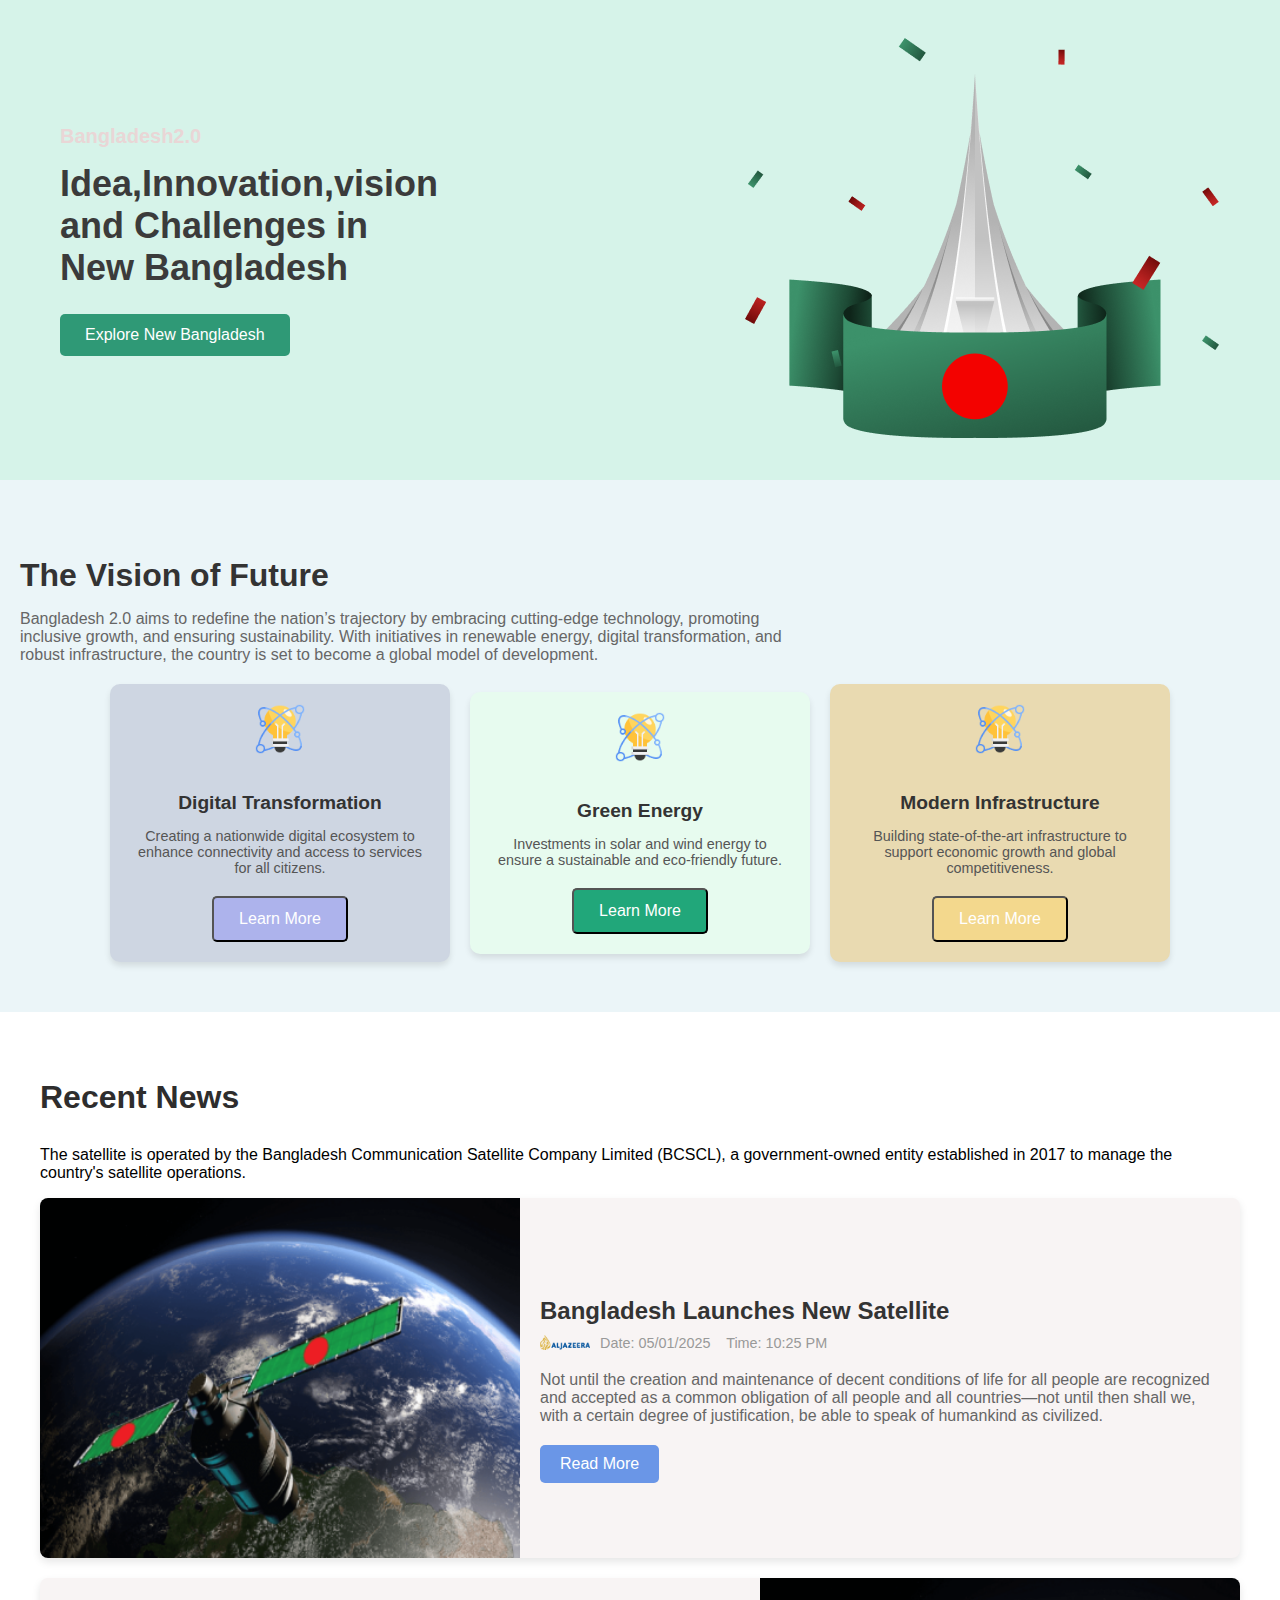
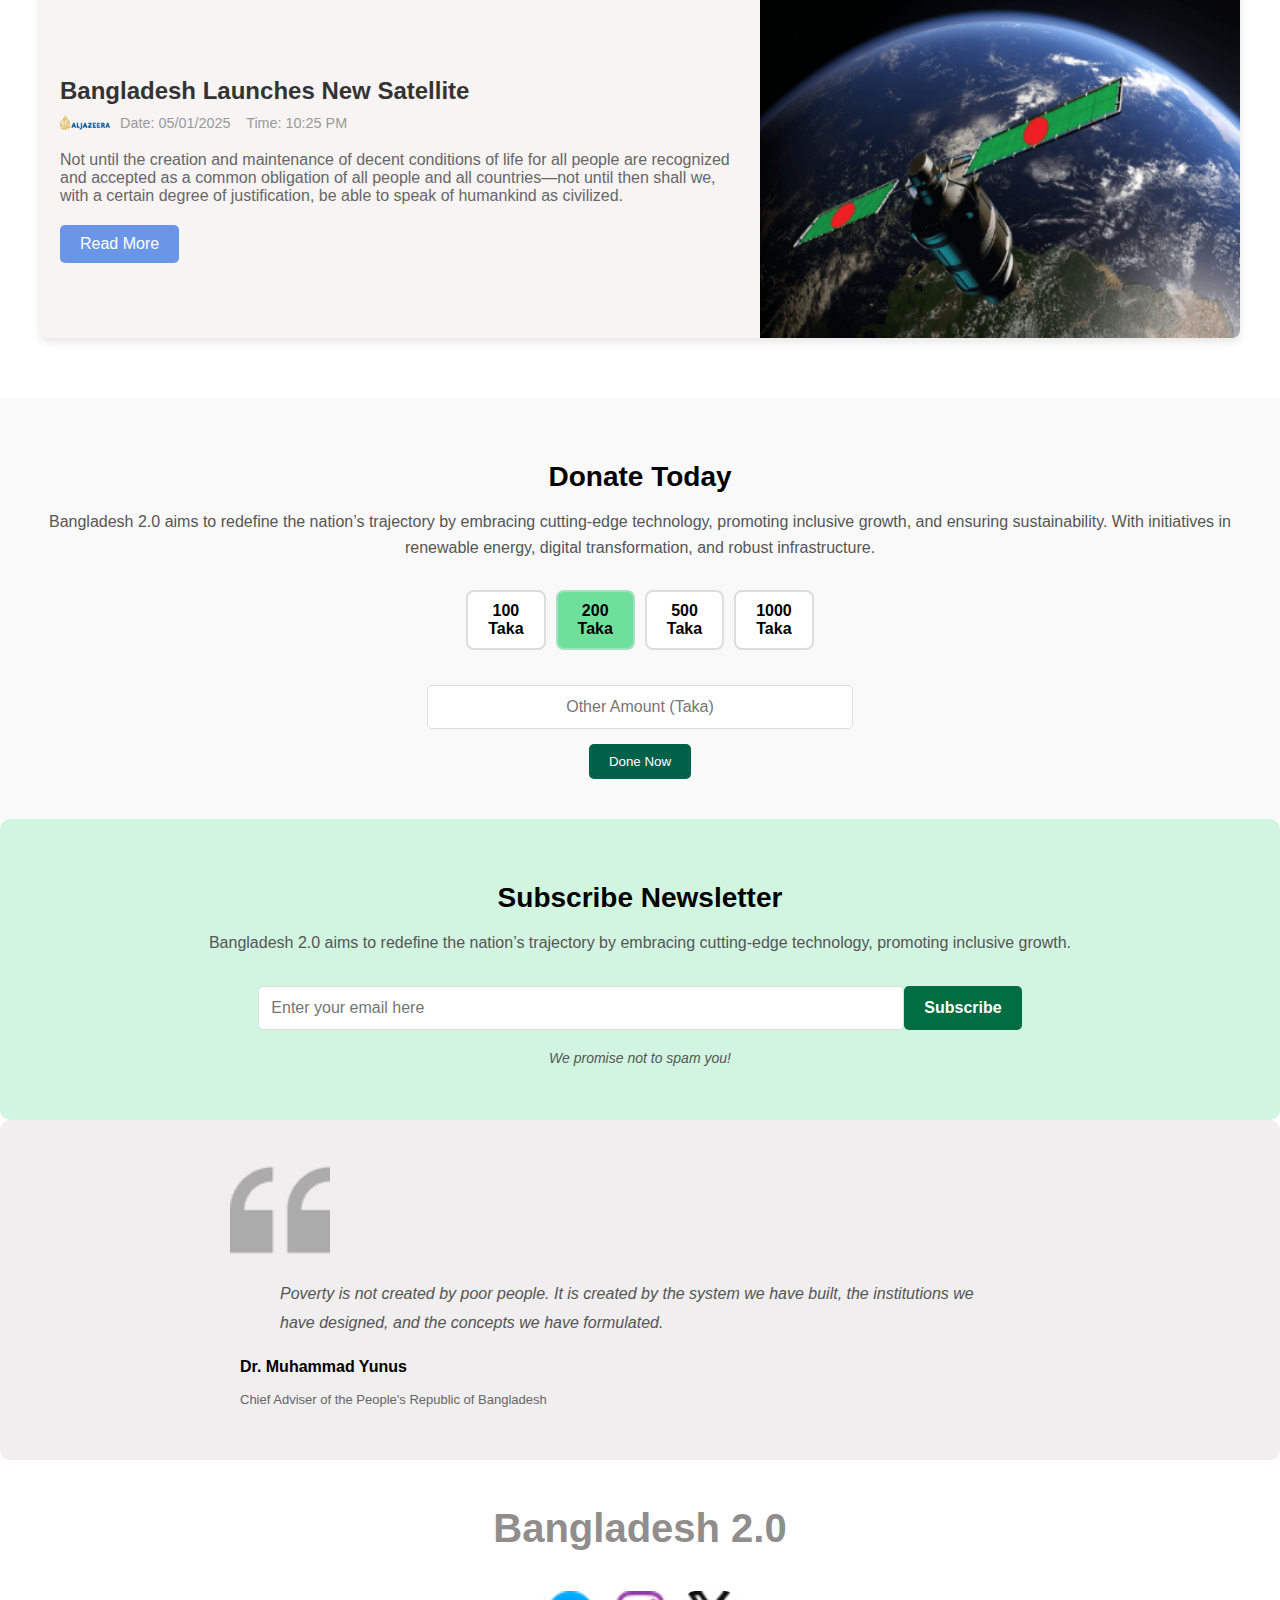
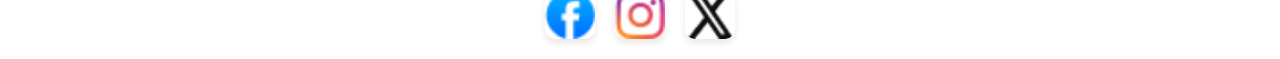
<file: index.html>
<!DOCTYPE html>
<html lang="en">
<head>
  <meta charset="UTF-8">
  <meta name="viewport" content="width=device-width, initial-scale=1.0">
  <title>Bangladesh 2.0</title>
  <link rel="stylesheet" href="styles.css">
</head>
<body>
  <div class="banner">
    <div class="banner-content">
      <h4>Bangladesh2.0</h4>
      <h1>Idea,Innovation,vision and Challenges in New Bangladesh</h1>
      <a class="btn">Explore New Bangladesh</a>
    </div>
    <div class="banner-image">
      <img src="hero.png" alt="Banner Image">
    </div>
  </div>

  <!--vision-->
    <section class="vision-section">
      <h2>The Vision of Future</h2>
      <p>Bangladesh 2.0 aims to redefine the nation’s trajectory by embracing cutting-edge technology, promoting inclusive growth, and ensuring sustainability. With initiatives in renewable energy, digital transformation, and robust infrastructure, the country is set to become a global model of development.</p>
      
      <div class="vision-cards">
        <div class="card card-blue">
          <img src="card-icon.png" alt="Digital Transformation Icon">
          <h3>Digital Transformation</h3>
          <p>Creating a nationwide digital ecosystem to enhance connectivity and access to services for all citizens.</p>
          <button>Learn More</button>
        </div>
        
        <div class="card card-green">
          <img src="card-icon.png" alt="Green Energy Icon">
          <h3>Green Energy</h3>
          <p>Investments in solar and wind energy to ensure a sustainable and eco-friendly future.</p>
          <button>Learn More</button>
        </div>
        
        <div class="card card-yellow">
          <img src="card-icon.png" alt="Modern Infrastructure Icon">
          <h3>Modern Infrastructure</h3>
          <p>Building state-of-the-art infrastructure to support economic growth and global competitiveness.</p>
          <button>Learn More</button>
        </div>
      </div>
    </section>
  
  <!--recentnews-->
  <section class="recent-news">
    <h2 class="section-title">Recent News</h2>
    <p>The satellite is operated by the Bangladesh Communication Satellite Company Limited (BCSCL), a government-owned entity established in 2017 to manage the country's satellite operations. 
    </p>

    <!-- Card 1: Image on the Left -->
<div class="news-card">
  <img src="satelite.png" alt="Satellite Image" class="news-image">
  <div class="news-content">
    <h3 class="news-title">Bangladesh Launches New Satellite</h3>
    <div class="news-meta">
      <img src="al-jazeera.png" alt="Al Jazeera Logo" class="channel-logo">
      <span class="publication-time">Date: 05/01/2025 &nbsp;&nbsp; Time: 10:25 PM</span>
    </div>
    <p class="news-details">
      Not until the creation and maintenance of decent conditions of life for all people are recognized and accepted as a common obligation of all people and all countries—not until then shall we, with a certain degree of justification, be able to speak of humankind as civilized.
    </p>
    <button class="read-more-button">Read More</button>
  </div>
</div>

<!-- Card 2: Image on the Right -->
<div class="news-card reverse">
  <div class="news-content">
    <h3 class="news-title">Bangladesh Launches New Satellite</h3>
    <div class="news-meta">
      <img src="al-jazeera.png" alt="Al Jazeera Logo" class="channel-logo">
      <span class="publication-time">Date: 05/01/2025 &nbsp;&nbsp; Time: 10:25 PM</span>
    </div>
    <p class="news-details">
      Not until the creation and maintenance of decent conditions of life for all people are recognized and accepted as a common obligation of all people and all countries—not until then shall we, with a certain degree of justification, be able to speak of humankind as civilized.
    </p>
    <button class="read-more-button">Read More</button>
  </div>
  <img src="satelite.png" alt="Satellite Image" class="news-image">
</div>
</section>

  <!--Donate part-->
  <section class="donate-today">
    <h2 class="donate-heading">Donate Today</h2>
    <p class="donate-description">
      Bangladesh 2.0 aims to redefine the nation’s trajectory by embracing cutting-edge technology, promoting inclusive growth, and ensuring sustainability. 
      With initiatives in renewable energy, digital transformation, and robust infrastructure.
    </p>
    
    <div class="donation-options">
      <button class="donation-option">100 Taka</button>
      <button class="donation-option active">200 Taka</button>
      <button class="donation-option">500 Taka</button>
      <button class="donation-option">1000 Taka</button>
    </div>
    
    <input type="text" class="donation-input" placeholder="Other Amount (Taka)">
    
    <button class="donate-button">Done Now</button>
   </section>

<!--newsletter-->   
  <section class="subscribe-newsletter">
    <h2 class="newsletter-heading">Subscribe Newsletter</h2>
    <p class="newsletter-description">
      Bangladesh 2.0 aims to redefine the nation’s trajectory by embracing cutting-edge technology, promoting inclusive growth.
    </p>
    
    <!-- Subscription Form -->
    <div class="newsletter-form">
      <input type="email" class="newsletter-input" placeholder="Enter your email here">
      <button class="newsletter-button">Subscribe</button>
    </div>
    
    <p class="newsletter-note">We promise not to spam you!</p>
  </section>


  <!--Qoute-->
  <section class="testimonial-section">
    <div class="quote-section">
      <div class="quote-icon">
          <img src="quote-bg.png" alt="Quote Icon">
      </div>

    <div class="testimonial-container">
      <blockquote class="testimonial-quote">
        Poverty is not created by poor people. It is created by the system we have built, the institutions we have designed, and the concepts we have formulated.
      </blockquote>
      <p class="author-name">Dr. Muhammad Yunus</p>
      <p class="author-title">Chief Adviser of the People's Republic of Bangladesh</p>
    </div>
  </section>
  <!--lastpart-->
  <section class="center-content">
    <h1 class="description">
      Bangladesh 2.0
    </h1>
    <div class="image-container">
      <img src="facebook.png" alt="Image 1">
      <img src="instagram.png" alt="Image 2">
      <img src="x.png" alt="Image 3">
    </div>
  </section>
  </body>
</html>
</file>
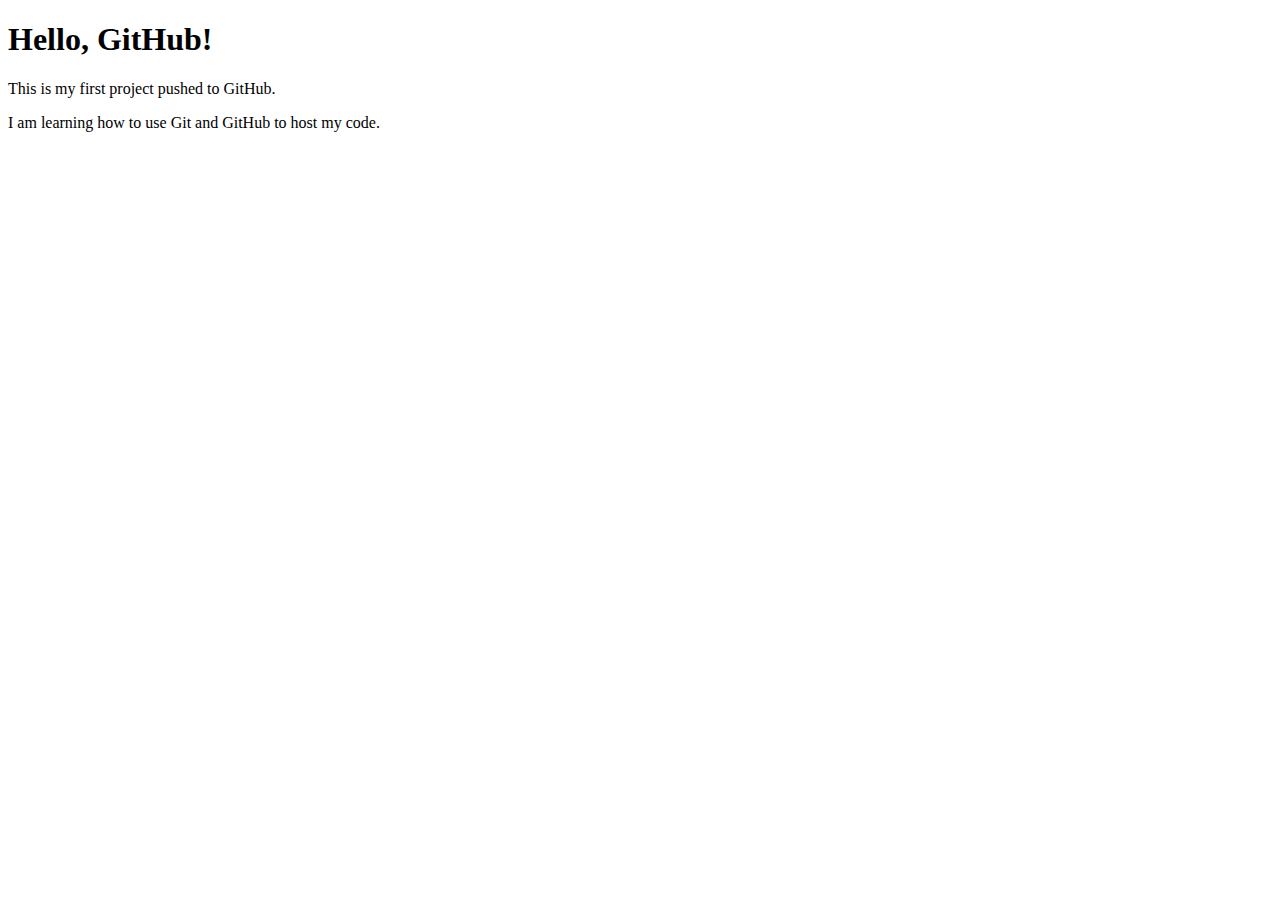
<file: git.html>
<!DOCTYPE html>
<html lang="en">
<head>
    <meta charset="UTF-8">
    <meta name="viewport" content="width=device-width, initial-scale=1.0">
    <title>My First GitHub Project</title>
</head>
<body>
    <h1>Hello, GitHub!</h1>
    <p>This is my first project pushed to GitHub.</p>
    <p>I am learning how to use Git and GitHub to host my code.</p>
</body>
</html>
</file>
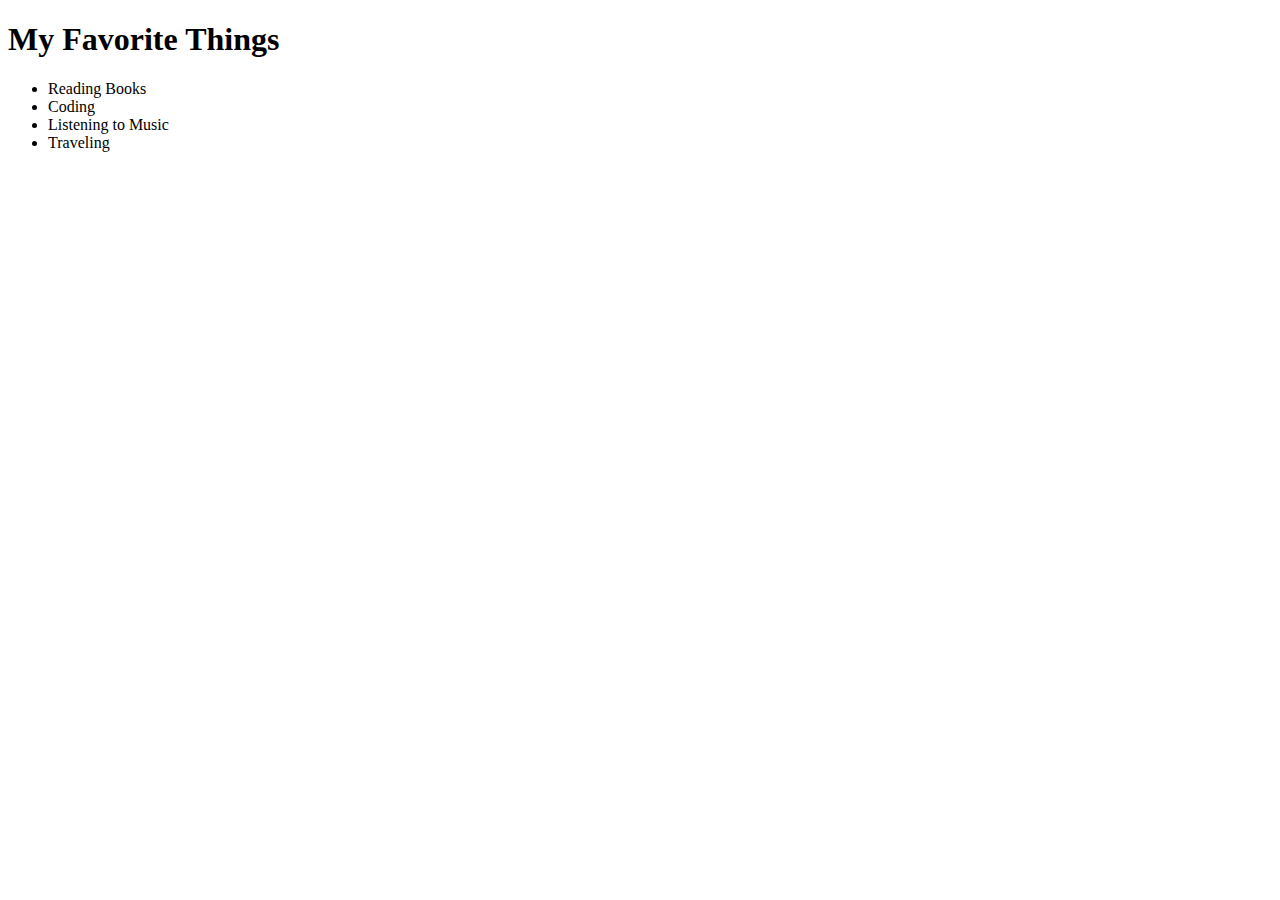
<file: practice.html>
<!DOCTYPE html>
<html lang="en">
<head>
    <meta charset="UTF-8">
    <meta name="viewport" content="width=device-width, initial-scale=1.0">
    <title>My Favorite Things</title>
</head>
<body>
    <h1>My Favorite Things</h1>
    <ul>
        <li>Reading Books</li>
        <li>Coding</li>
        <li>Listening to Music</li>
        <li>Traveling</li>
    </ul>
</body>
</html>
</file>
<file: styles.css>
/*bodypart*/
body, html {
  margin: 0;
  padding: 0;
  box-sizing: border-box;
  font-family: Arial, sans-serif;
}

/* Banner Section */
.banner {
  display: flex;
  align-items: center;
  justify-content: space-between;
  background-color: #d6f3e9;
  padding: 40px 60px;
  height: 400px;
}

/* Content Section */
.banner-content {
  flex: 0;
  padding-right: 100px;
}

.banner-content h4 {
  font-size: 20px;
  margin: 0 0 15px;
  color: #e9d6d6;
}

.banner-content h1 {
  font-size: 36px;
  margin: 0 0 25px;
  color: #3b3b3b;
}

.banner-content .btn {
  display: inline-block;
  background-color: #2f9976; 
  color: #fff;
  text-decoration: none;
  padding: 12px 25px;
  border-radius: 5px;
  font-size: 16px;
}

.banner-image img {
  max-width: 100%; 
  height: auto;
  border-radius: 8px;
}

/* Vision Section */

.vision-section {
  text-align: left;
  padding: 50px 20px;
  background-color: #ebf5f8;
}

.vision-section h2 {
  font-size: 2rem;
  margin-bottom: 10px;
  color: #333;
}

.vision-section p {
  font-size: 1rem;
  color: #666;
  margin-bottom: 20px;
  max-width: 800px;
  margin : left;
}

.vision-cards {
  display: flex;
  justify-content: center;
  gap: 20px;
  flex-wrap: wrap;
}

.card {
  background-color: #fff;
  border-radius: 10px;
  box-shadow: 0 4px 6px rgba(0, 0, 0, 0.1);
  padding: 20px;
  text-align: center;
  flex: 1;
  max-width: 300px;
}

.card img {
  width: 50px;
  height: 50px;
  margin-bottom: 15px;
}

.card h3 {
  font-size: 1.2rem;
  margin-bottom: 10px;
  color: #333;
}

.card p {
  font-size: 0.9rem;
  color: #555;
  margin-bottom: 20px;
}

.card-blue button {
  display: inline-block;
  background-color: #adb3ec; 
  color: #fff;
  text-decoration: none;
  padding: 12px 25px;
  border-radius: 5px;
  font-size: 16px;
}

.card-blue button:hover {
  background-color: #aeebc7; 
}

.card-green button {
  display: inline-block;
  background-color: #21a77a; 
  color: #fff;
  text-decoration: none;
  padding: 12px 25px;
  border-radius: 5px;
  font-size: 16px;
}

.card-green button:hover {
  background-color: #9dc4a7; 
}

.card-yellow button {
  display: inline-block;
  background-color: #f3d88d; 
  color: #fff;
  text-decoration: none;
  padding: 12px 25px;
  border-radius: 5px;
  font-size: 16px;
}

.card-yellow button:hover {
  background-color: #ebe6d7; 
}

.card-blue {
  background-color: #ced6e2;
}

.card-green {
  background-color: #E7FBEF;
}

.card-yellow {
  background-color: #e9dab1;
}


  .vision-cards {
    flex-direction: row;
    align-items: center;
  }


/* Recent News Section */
.recent-news {
  max-width: 1200px;
  margin: 20px auto;
  padding: 20px;
}

.section-title {
  text-align: left;
  font-size: 2rem;
  color: #2e2d2d;
  margin-bottom: 30px;
}

.news-card {
  display: flex;
  align-items: center;
  background-color: #f8f4f4;
  border-radius: 8px;
  box-shadow: 0 4px 8px rgba(0, 0, 0, 0.1);
  margin-bottom: 20px;
  overflow: hidden;
}

.news-card.card-left {
  flex-direction: row;
}

.news-card.card-right {
  flex-direction: row-reverse;
}

.news-image {
  width: 40%;
  height: 100%;
  object-fit: cover;
}

.news-content {
  padding: 20px;
  flex: 1;
}

.news-title {
  font-size: 1.5rem;
  color: #333;
  margin-bottom: 10px;
}

.news-details {
  font-size: 1rem;
  color: #666;
  margin-bottom: 20px;
}

.news-meta {
  display: flex;
  align-items: center;
  margin-bottom: 20px;
}

.channel-logo {
  width: 50px;
  height: auto;
  margin-right: 10px;
}

.publication-time {
  font-size: 0.9rem;
  color: #999;
}

.read-more-button {
  display: inline-block;
  padding: 10px 20px;
  background-color: #6a96e7;
  color: #fff;
  border: none;
  border-radius: 5px;
  cursor: pointer;
  font-size: 1rem;
  transition: background-color 0.3s;
}

.read-more-button:hover {
  background-color: #bed4e6;
}

/* Donate Today Section */
.donate-today {
  text-align: center;
  padding: 40px 20px;
  background-color: #f9f9f9; 
}

.donate-heading {
  font-size: 28px;
  font-weight: bold;
  margin-bottom: 10px;
  color: #000;
}

.donate-description {
  font-size: 16px;
  color: #555;
  margin-bottom: 30px;
  line-height: 1.6;
}

/* Donation Options */
.donation-options {
  display: flex;
  justify-content: center;
  gap: 15px;
  margin-bottom: 20px;
}

.donation-option {
  font-size: 16px;
  font-weight: bold;
  padding: 10px 20px;
  border: 2px solid #ddd;
  background-color: #fff;
  border-radius: 8px;
  cursor: pointer;
  transition: all 0.3s ease;
}

.donation-option:hover {
  background-color: #b98383;
}

.donation-option.active {
  background-color: #6ee09c; 
  border-color: #a3e1c5; 
}

/* Donation Input */
.donation-input {
  width: 50%;
  max-width: 400px;
  padding: 12px;
  margin: 15px auto;
  border: 1px solid #ddd;
  border-radius: 5px;
  font-size: 16px;
  text-align: center;
  outline: none;
  transition: box-shadow 0.3s ease;
}

.donation-input:focus {
  box-shadow: 0 0 5px rgba(0, 123, 255, 0.5);
  border-color: #007bff;
}

/* Donate Button */
.donate-button {
  display: block; 
  margin: 0 auto;       
  padding: 10px 20px;
  background-color: #00614a;
  color: white;
  border: none;
  border-radius: 5px;
  cursor: pointer;
  text-align: center;
}

.donate-button:hover {
  background-color: #023020;
}

 
  .donation-options {
    flex-wrap: nowrap;
    gap: 10px;
  }
  .donation-option {
    flex:0; 
  }


/* Subscribe Newsletter Section */
.subscribe-newsletter {
  background-color: #d1f5e0;
  padding: 40px 20px;
  text-align: center;
  border-radius: 10px; 
}

.newsletter-heading {
  font-size: 28px;
  font-weight: bold;
  color: #000;
  margin-bottom: 10px;
}

.newsletter-description {
  font-size: 16px;
  color: #555;
  margin-bottom: 30px;
  line-height: 1.6;
}

/* Newsletter Form */
.newsletter-form {
  display: flex;
  justify-content: center;
  gap: 10px;
  margin-bottom: 20px;
}

.newsletter-input {
  width: 50%;
  max-width: 400px;
  padding: 12px;
  font-size: 16px;
  border: 1px solid #ddd;
  border-radius: 5px;
  outline: none;
  transition: box-shadow 0.3s ease;
}

.newsletter-input:focus {
  box-shadow: 0 0 5px rgba(0, 123, 255, 0.5);
  border-color: #007bff;
}

.newsletter-button {
  padding: 12px 20px;
  font-size: 16px;
  font-weight: bold;
  color: #fff;
  background-color: #006d42;
  border: none;
  border-radius: 5px;
  cursor: pointer;
  transition: background-color 0.3s ease;
}

.newsletter-button:hover {
  background-color: #004d31;
}

/* Note Text */
.newsletter-note {
  font-size: 14px;
  color: #555;
  margin-top: 10px;
  font-style: italic;
}


  .newsletter-form {
    flex-direction: row;
    gap: 0;
  }
  .newsletter-input {
    max-width: 100%;
  }


/* Qoute Section*/
.testimonial-section {
  background-color: #f0eeee; 
  padding: 40px 20px;
  border-radius: 10px;
  display: flex;
  justify-content: center;
  align-items: center;
}

.quote-icon {
  flex-shrink: 0;
  margin-right: 20px;
}

.quote-icon img {
  width: 100px;
  height: 100px;
  object-fit: contain;
}


.testimonial-container {
  max-width: 800px;
  text-align: left;
}

.testimonial-quote {
  font-size: 18px;
  font-style: italic;
  color: #555;
  line-height: 1.8;
  position: relative;
  margin-bottom: 20px;
}

.author-name {
  font-size: 18px;
  font-weight: bold;
  color: #000;
  margin-top: 10px;
}

.author-title {
  font-size: 14px;
  color: #666;
  margin-top: 5px;
}


  .testimonial-container {
    padding: 0 10px;
  }

  .testimonial-quote {
    font-size: 16px;
  }

  .author-name {
    font-size: 16px;
  }

  .author-title {
    font-size: 13px;
  }

  /*lastpart*/
.center-content {
  text-align: center;
  padding: 20px;
  margin: 0 auto;
  max-width: 800px;
}

.description {
  font-size: 40px;
  color: #928d8d;
  margin-bottom: 40px;
}

.image-container {
  display: flex;
  justify-content: center;
  gap: 20px; 
}

.image-container img {
  width: 50px; 
  height: auto;
  border-radius: 10px;
  box-shadow: 0 4px 6px rgba(39, 33, 33, 0.1);
}
</file>
